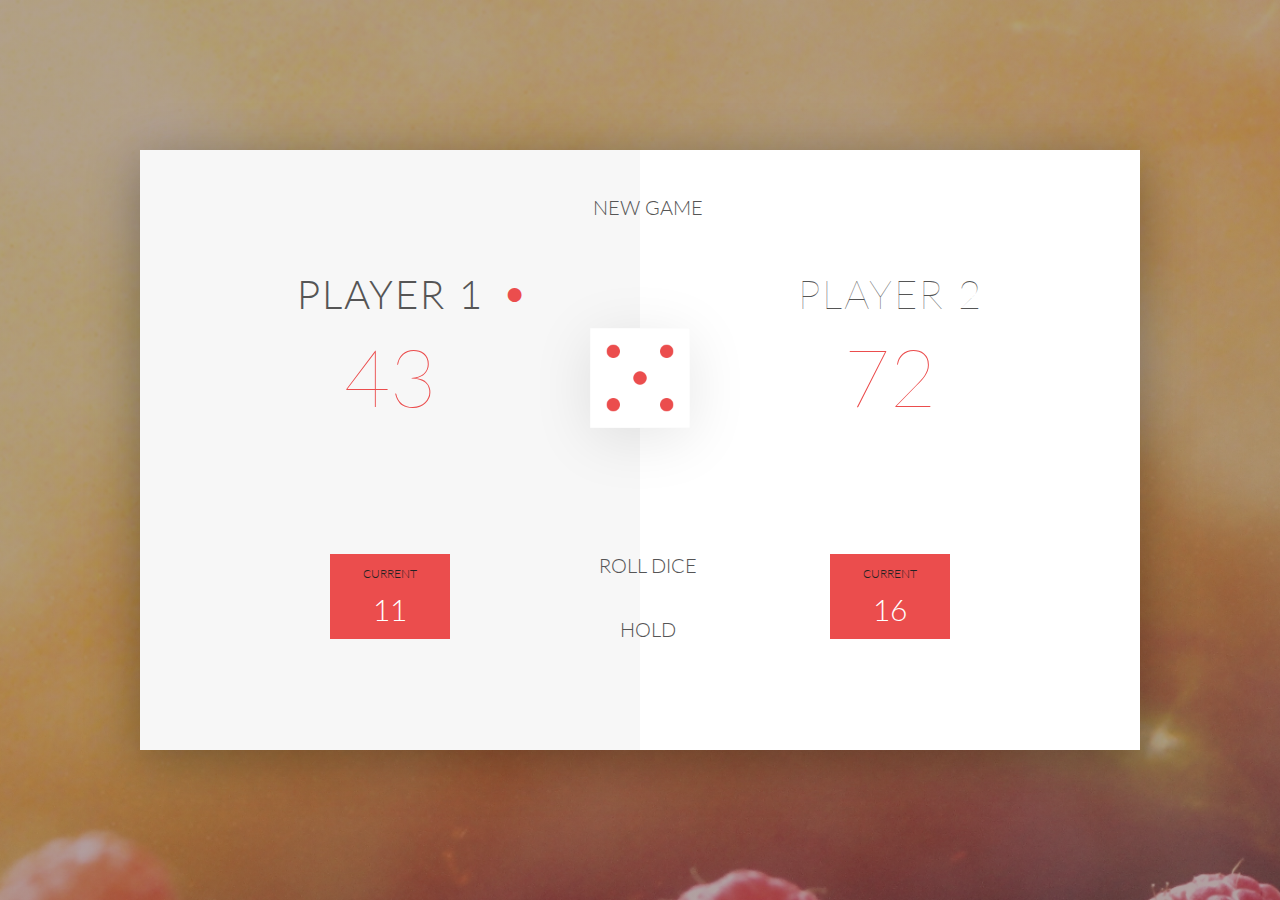
<file: starter/index.html>
<!DOCTYPE html>
<html lang="en">
    <head>
        <meta charset="UTF-8">
        <link href="https://fonts.googleapis.com/css?family=Lato:100,300,600" rel="stylesheet" type="text/css">
        <link href="http://code.ionicframework.com/ionicons/2.0.1/css/ionicons.min.css" rel="stylesheet" type="text/css">
        <link type="text/css" rel="stylesheet" href="style.css">

        <title>🎲Dice Game</title>
    </head>

    <body>
        <div class="wrapper clearfix">
            <div class="player-1-panel active">
                <div class="player-name" id="name-1">Player 1</div>
                <div class="player-score" id="totalscore-ply1">43</div>
                <div class="player-current-box">
                    <div class="player-current-label">Current</div>
                    <div class="player-current-score" id="currentscore-ply1">11</div>
                </div>
            </div>

            <div class="player-2-panel">
                <div class="player-name" id="name-2">Player 2</div>
                <div class="player-score" id="totalscore-ply2">72</div>
                <div class="player-current-box">
                    <div class="player-current-label">Current</div>
                    <div class="player-current-score" id="currentscore-ply2">16</div>
                </div>
            </div>

            <button class="btn-new"><i class="ion-ios-plus-outline"></i>New game</button>
            <button class="btn-roll"><i class="ion-ios-loop"></i>Roll dice</button>
            <button class="btn-hold"><i class="ion-ios-download-outline"></i>Hold</button>
            
            <img src="dice-5.png" alt="Dice" class="dice">
        </div>

        <script src="app.js"></script>
    </body>
</html>
</file>
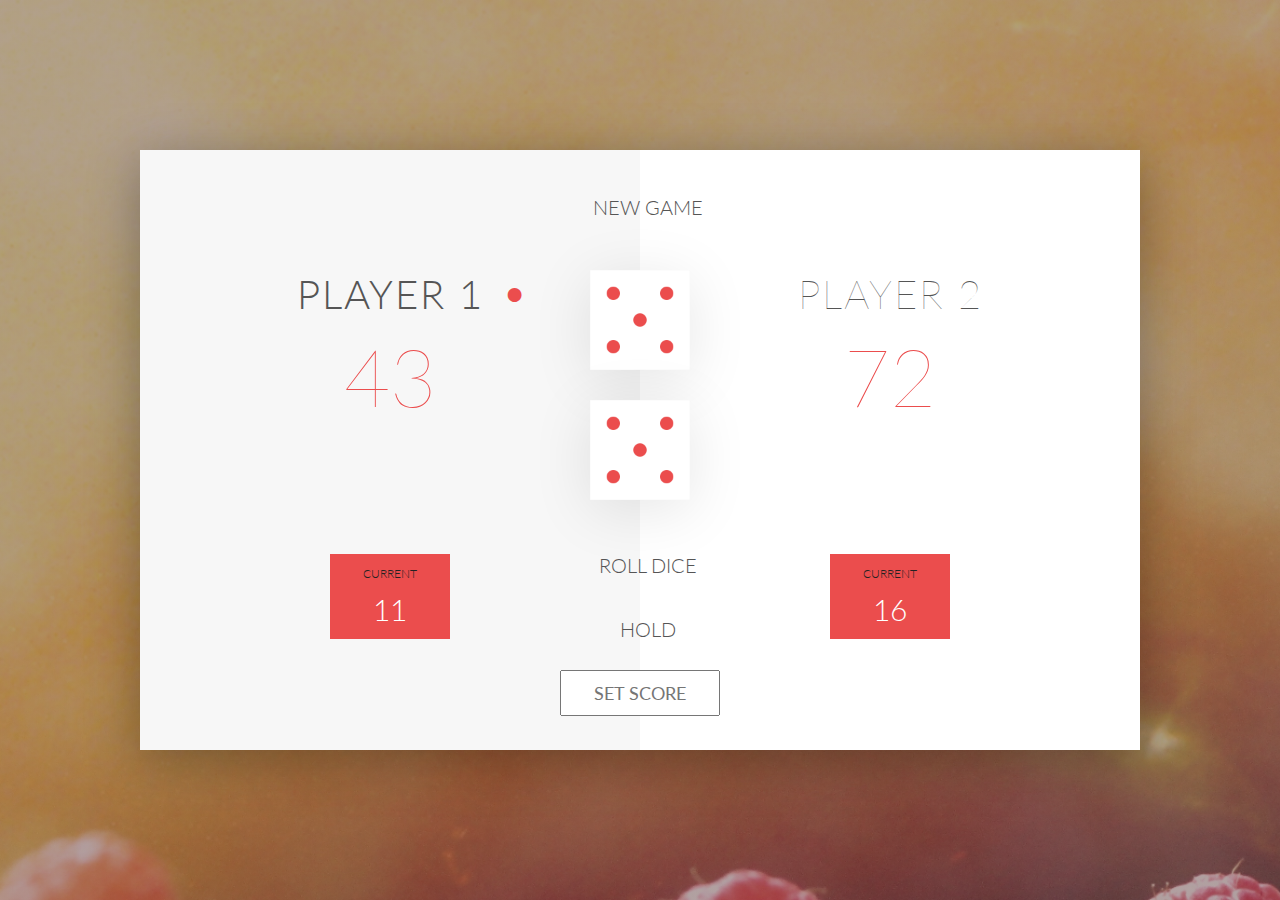
<file: starter/pickgame.html>
<!DOCTYPE html>
<html lang="en">
    <head>
        <meta charset="UTF-8">
        <link href="https://fonts.googleapis.com/css?family=Lato:100,300,600" rel="stylesheet" type="text/css">
        <link href="http://code.ionicframework.com/ionicons/2.0.1/css/ionicons.min.css" rel="stylesheet" type="text/css">
        <link type="text/css" rel="stylesheet" href="style.css">

        <title>🎲Dice Game</title>
    </head>

    <body>
        <div class="wrapper clearfix">
            <div class="player-1-panel active">
                <div class="player-name" id="name-1">Player 1</div>
                <div class="player-score" id="totalscore-ply1">43</div>
                <div class="player-current-box">
                    <div class="player-current-label">Current</div>
                    <div class="player-current-score" id="currentscore-ply1">11</div>
                </div>
            </div>

            <div class="player-2-panel">
                <div class="player-name" id="name-2">Player 2</div>
                <div class="player-score" id="totalscore-ply2">72</div>
                <div class="player-current-box">
                    <div class="player-current-label">Current</div>
                    <div class="player-current-score" id="currentscore-ply2">16</div>
                </div>
            </div>

            <button class="btn-new"><i class="ion-ios-plus-outline"></i>New game</button>
            <button class="btn-roll"><i class="ion-ios-loop"></i>Roll dice</button>
            <button class="btn-hold"><i class="ion-ios-download-outline"></i>Hold</button>

            <input class="set_score" type="text" name="" value="" placeholder="Set Score">

            <img src="dice-5.png" alt="Dice" class="dice" id="dice1">
            <img src="dice-5.png" alt="Dice" class="dice" id="dice2">
        </div>

        <script src="pickgame.js"></script>
    </body>
</html>
</file>
<file: starter/style.css>
/**********************************************
*** GENERAL
**********************************************/

.set_score{
  position: absolute;
  left: 50%;
  transform: translateX(-50%);
  top: 520px;
  color: #555;
  font-size: 18px;
  font-family: 'Lato';
  text-align: center;
  padding: 10px;
  width: 160px;
  text-transform: uppercase;
}

.set_score:focus{
  outline: none
}


#dice1{top: 120px}
#dice2{top: 250px}

* {
    margin: 0;
    padding: 0;
    box-sizing: border-box;

}

.clearfix::after {
    content: "";
    display: table;
    clear: both;
}

body {
    background-image: linear-gradient(rgba(62, 20, 20, 0.4), rgba(62, 20, 20, 0.4)), url(back.jpg);
    background-size: cover;
    background-position: center;
    font-family: Lato;
    font-weight: 300;
    position: relative;
    height: 100vh;
    color: #555;
}

.wrapper {
    width: 1000px;
    position: absolute;
    top: 50%;
    left: 50%;
    transform: translate(-50%, -50%);
    background-color: #fff;
    box-shadow: 0px 10px 50px rgba(0, 0, 0, 0.3);
    overflow: hidden;
}

.player-1-panel,
.player-2-panel {
    width: 50%;
    float: left;
    height: 600px;
    padding: 100px;
}



/**********************************************
*** PLAYERS
**********************************************/

.player-name {
    font-size: 40px;
    text-align: center;
    text-transform: uppercase;
    letter-spacing: 2px;
    font-weight: 100;
    margin-top: 20px;
    margin-bottom: 10px;
    position: relative;
}

.player-score {
    text-align: center;
    font-size: 80px;
    font-weight: 100;
    color: #EB4D4D;
    margin-bottom: 130px;
}

.active { background-color: #f7f7f7; }
.active .player-name { font-weight: 300; }

.active .player-name::after {
    content: "\2022";
    font-size: 47px;
    position: absolute;
    color: #EB4D4D;
    top: -7px;
    right: 10px;

}

.player-current-box {
    background-color: #EB4D4D;
    color: #fff;
    width: 40%;
    margin: 0 auto;
    padding: 12px;
    text-align: center;
}

.player-current-label {
    text-transform: uppercase;
    margin-bottom: 10px;
    font-size: 12px;
    color: #222;
}

.player-current-score {
    font-size: 30px;
}

button {
    position: absolute;
    width: 200px;
    left: 50%;
    transform: translateX(-50%);
    color: #555;
    background: none;
    border: none;
    font-family: Lato;
    font-size: 20px;
    text-transform: uppercase;
    cursor: pointer;
    font-weight: 300;
    transition: background-color 0.3s, color 0.3s;
}

button:hover { font-weight: 600; }
button:hover i { margin-right: 20px; }

button:focus {
    outline: none;
}

i {
    color: #EB4D4D;
    display: inline-block;
    margin-right: 15px;
    font-size: 32px;
    line-height: 1;
    vertical-align: text-top;
    margin-top: -4px;
    transition: margin 0.3s;
}

.btn-new { top: 45px;}
.btn-roll { top: 403px;}
.btn-hold { top: 467px;}

.dice {
    position: absolute;
    left: 50%;
    top: 178px;
    transform: translateX(-50%);
    height: 100px;
    box-shadow: 0px 10px 60px rgba(0, 0, 0, 0.10);
}

.winner { background-color: #f7f7f7; }
.winner .player-name { font-weight: 300; color: #EB4D4D; }
</file>
